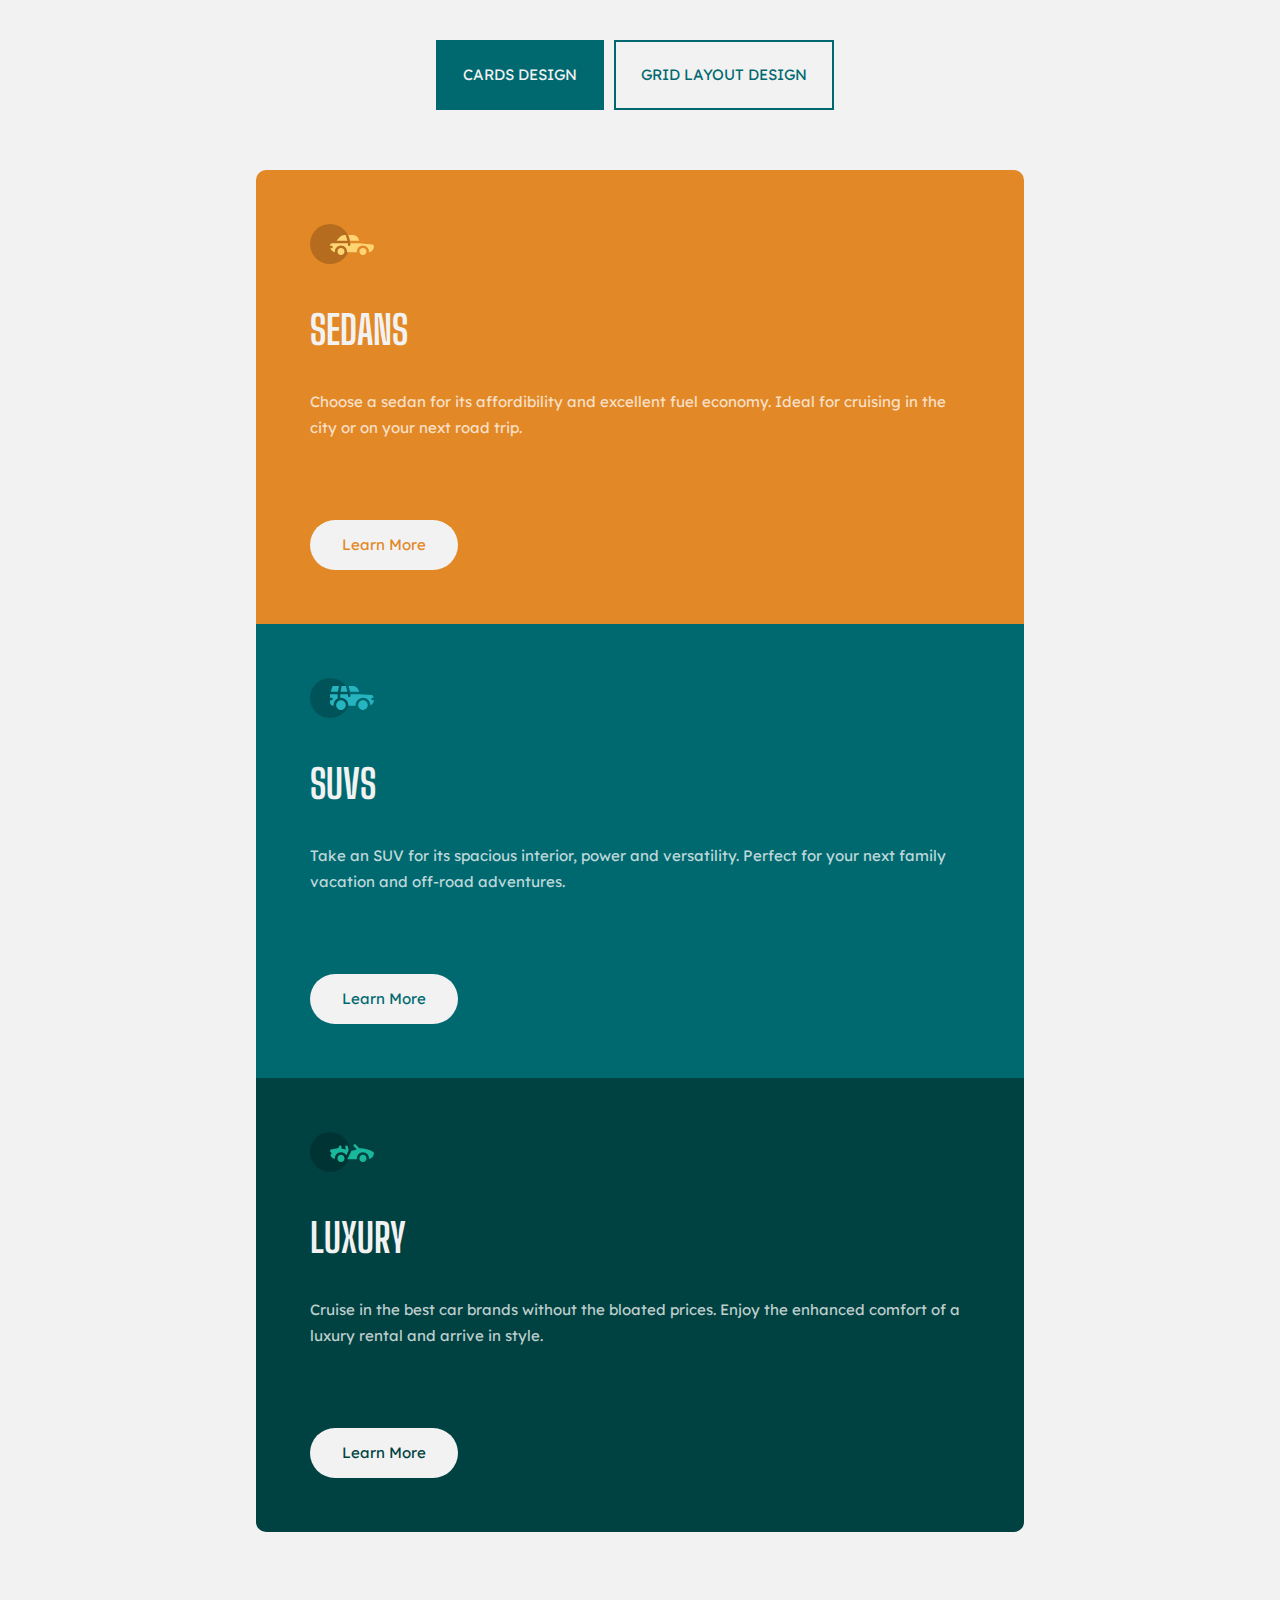
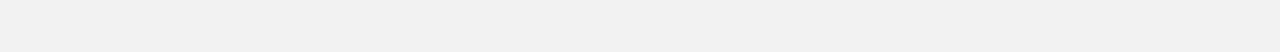
<file: index.html>
<!DOCTYPE html>
<html lang="en">
<head>
    <meta charset="UTF-8">
    <meta http-equiv="X-UA-Compatible" content="IE=edge">
    <meta name="viewport" content="width=device-width, initial-scale=1.0">
    <link rel="stylesheet" href="style.css">
    <link rel="preconnect" href="https://fonts.googleapis.com">
    <link rel="icon" type="image/png" href="favicon-32x32.png">
    <link rel="preconnect" href="https://fonts.gstatic.com" crossorigin>
    <link href="https://fonts.googleapis.com/css2?family=Lexend+Deca&display=swap" rel="stylesheet">
    <link href="https://fonts.googleapis.com/css2?family=Big+Shoulders+Display:wght@700&display=swap" rel="stylesheet">
    <title>Card Design</title>
</head>
<body>
    <div class="card-background">
        <header>
            <nav>
                <ul class="nav__links">
                    <li><a class="active" href="index.html">Cards design</a></li>
                    <li><a href="grid.html">Grid Layout design</a></li>
                </ul>
            </nav>
        </header>
        <main class="card__container">
            <div class="card card--sedans">
                <img class="card__img" src="images/icon-sedans.svg" alt="Sedans">
                <h2 class="card__heading">Sedans</h2>
                <p>Choose a sedan for its affordibility and excellent fuel economy. Ideal for cruising in the city or on your next road trip.</p>
                <a class="btn color-orange" href="#">Learn More</a>
            </div>
    
            <div class="card card--suv">
                <img class="card__img" src="images/icon-suvs.svg" alt="SUV">
                <h2 class="card__heading">Suvs</h2>
                <p>Take an SUV for its spacious interior, power and versatility. Perfect for your next family vacation and off-road adventures.</p>
                <a class="btn color-dark-cyan" href="#">Learn More</a>
            </div>
    
            <div class="card card--luxury">
                <img class="card__img" src="images/icon-luxury.svg" alt="Luxury">
                <h2 class="card__heading">Luxury</h2>
                <p>Cruise in the best car brands without the bloated prices. Enjoy the enhanced comfort of a luxury rental and arrive in style.</p>
                <a class="btn color-very-dark-cyan" href="#">Learn More</a>
            </div>
        </main>
    </div>
</body>
</html>
</file>
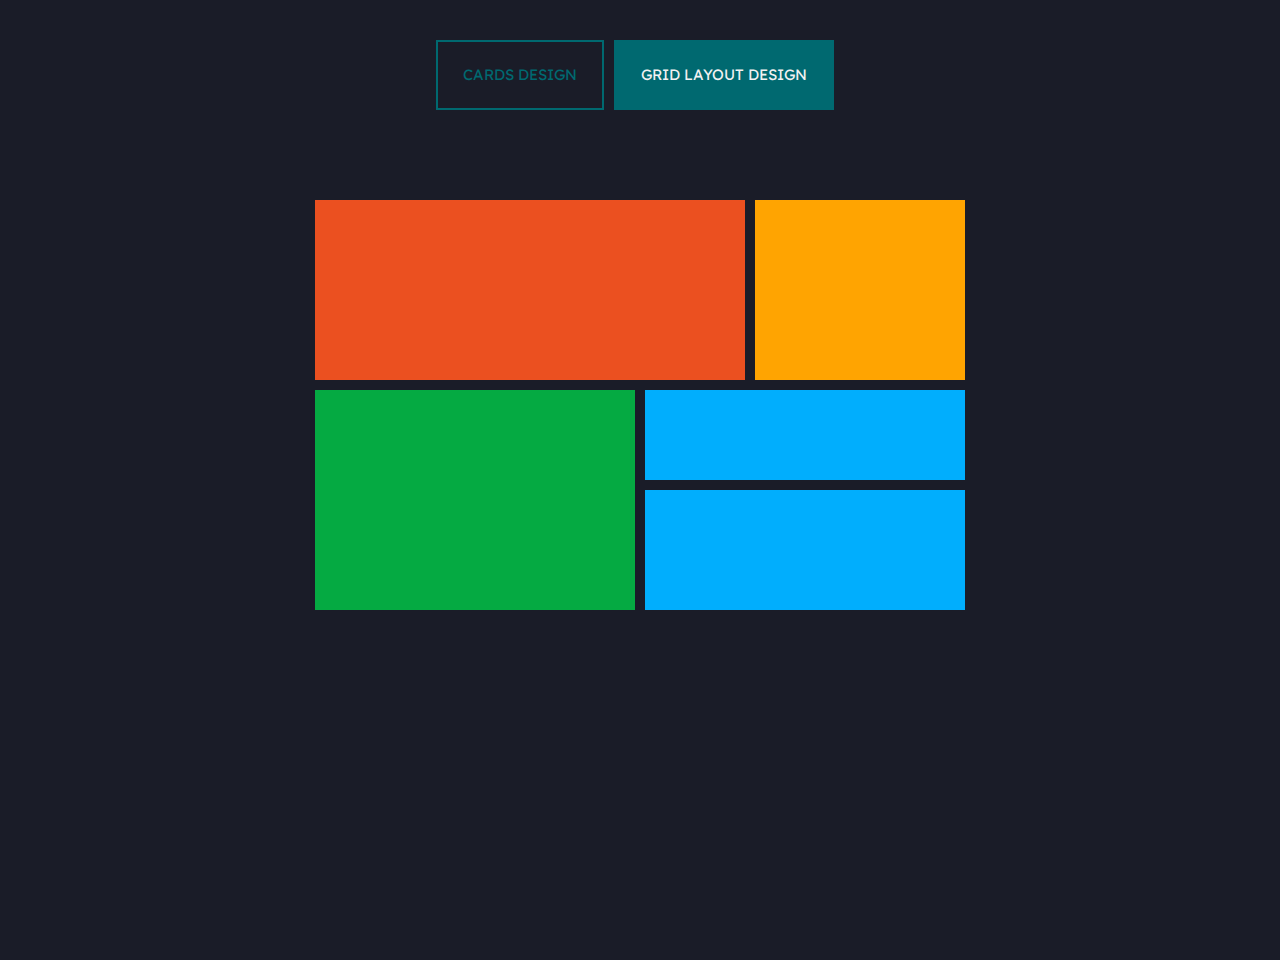
<file: grid.html>
<!DOCTYPE html>
<html lang="en">
<head>
    <meta charset="UTF-8">
    <meta http-equiv="X-UA-Compatible" content="IE=edge">
    <meta name="viewport" content="width=device-width, initial-scale=1.0">
    <link rel="stylesheet" href="style.css">
    <link rel="icon" type="image/png" href="favicon-32x32.png">
    <link rel="preconnect" href="https://fonts.googleapis.com">
    <link rel="preconnect" href="https://fonts.gstatic.com" crossorigin>
    <link href="https://fonts.googleapis.com/css2?family=Lexend+Deca&display=swap" rel="stylesheet">
    <link href="https://fonts.googleapis.com/css2?family=Big+Shoulders+Display:wght@700&display=swap" rel="stylesheet">
    <title>Card Design</title>
</head>
<body>
    <div class="grid-background">
        <header>
            <nav>
                <ul class="nav__links">
                    <li><a href="index.html">Cards design</a></li>
                    <li><a class="active" href="grid.html">Grid Layout design</a></li>
                </ul>
            </nav>
        </header>
        <main class="grid__main">
            <section class="grid__container">
                <div class="box-1"></div>
                <div class="box-2"></div>
                <div class="box-3"></div>
                <div class="box-4"></div>
                <div class="box-5"></div>
            </section>
        </main>
    </div>
</body>
</html>
</file>
<file: style.css>
/* GENERAL RESET */
* {
    padding: 0;
    margin: 0;
    box-sizing: border-box;
}

body {
    color: hsla(0, 0%, 100%, 0.75);
    font-family: 'Lexend Deca', sans-serif;
    font-size: 15px;
    font-weight: 400;
    line-height: 1.7;
}


/* NAV */

.nav__links {
    display: flex;
    justify-content: center;
    padding: 40px;
    list-style: none;
}

.nav__links a:link,
.nav__links a:visited {
    text-transform: uppercase;
    text-decoration: none;
    
    padding: 20px 25px;
    border: 2px solid hsl(184, 100%, 22%);
    color: hsl(184, 100%, 22%);
    margin-right: 10px;
    transition: all .3s;
    display: inline-block;
    text-align: center;
}

.active,
.nav__links a:hover,
.nav__links a:active {
    background-color: hsl(184, 100%, 22%);
    color: hsl(0, 0%, 95%);
}

.active { color: hsl(0, 0%, 95%) !important; }



/* CARD PAGE */

/* CARDS  */
.card-background {
    background-color: hsl(0, 0%, 95%);
    width: 100vw;
    /* height: 100vh; */
    padding-bottom: 100px;
}

.card__container {
    width: 60%;
    margin: 20px auto;
    display: flex;
    border-radius: 10px;
    overflow: hidden;
}

.card {
    padding: 54px;
    overflow: hidden;
}

.card--sedans {
    background-color: hsl(31, 77%, 52%);
}

.card--suv {
    background-color: hsl(184, 100%, 22%);
}

.card--luxury {
    background-color: hsl(179, 100%, 13%);
}

.card__heading {
    font-family: 'Big Shoulders Display', cursive;
    text-transform: uppercase;
    font-size: 40px;
    font-weight: 700;
    margin-bottom: 25px;
    color: hsl(0, 0%, 95%);
}

.card__img {
    display: inline-block;
    margin-bottom: 25px;
}


/* BUTTONS */
.btn:link,
.btn:visited {
    display: inline-block;
    text-decoration: none;
    margin-top: 80px;
    padding: 10px 30px;
    background-color: hsl(0, 0%, 95%);
    border-radius: 30px;
    border: 2px solid transparent;
    transition: all .3s;
}

.btn:hover,
.btn:active {
    color: hsl(0, 0%, 95%);
    border: 2px solid hsl(0, 0%, 95%);
    background-color: transparent;
    border-radius: 30px;
}

/* COLOR UTILITY  */
.color-orange { color: hsl(31, 77%, 52%); }
.color-dark-cyan { color: hsl(184, 100%, 22%); }
.color-very-dark-cyan { color: hsl(179, 100%, 13%); }


/* MEDIA QUERIES */
/* 
    The choosen breakpoints below makes the design responsive
    on all point between 375px and 1440px
*/
@media only screen and (max-width: 1312px) {
    .card__container {
        flex-direction: column;
    }
}

@media only screen and (max-width: 425px) {
    .card__container {
        width: 85%;
    }

    .nav__links {
        flex-direction: column;
        text-align: center;
    }

    .nav__links li:first-child {
        margin-bottom: 20px;
    }
}


/* GRID PAGE */
.grid-background {
    width: 100vw;
    padding-bottom: 300px;
    background-color: #1a1c28;
}

.grid__main {
    display: flex;
    align-items: center;
    justify-content: center;
    margin: 50px auto;
}

.red-box { background-color: #eb5020; }
.orange-box { background-color: #ffa401; }
.green-box { background-color: #05aa42; }
.blue-box { background-color: #01aefd; }

.grid__container {
    /* width: 70%;
    margin: 50px auto; */
    display: grid;
    grid-template-areas: 
        "box1 box1 box1 box1 box2 box2"
        "box3 box3 box3 box4 box4 box4"
        "box3 box3 box3 box5 box5 box5";
    grid-template-rows: 180px 90px 120px;
    grid-template-columns: 100px 100px 100px 100px 100px 100px;
    gap: 10px;
}

.box-1 {
    padding: 40px;
    background-color: #eb5020;
    grid-area: box1;
}

.box-2 {
    background-color: #ffa401;
    grid-area: box2;
}

.box-3 {
    background-color: #05aa42;
    grid-area: box3;
}

.box-4 {
    background-color: #01aefd;
    grid-area: box4;
}

.box-5 {
    background-color: #01aefd;
    grid-area: box5;
}
</file>
